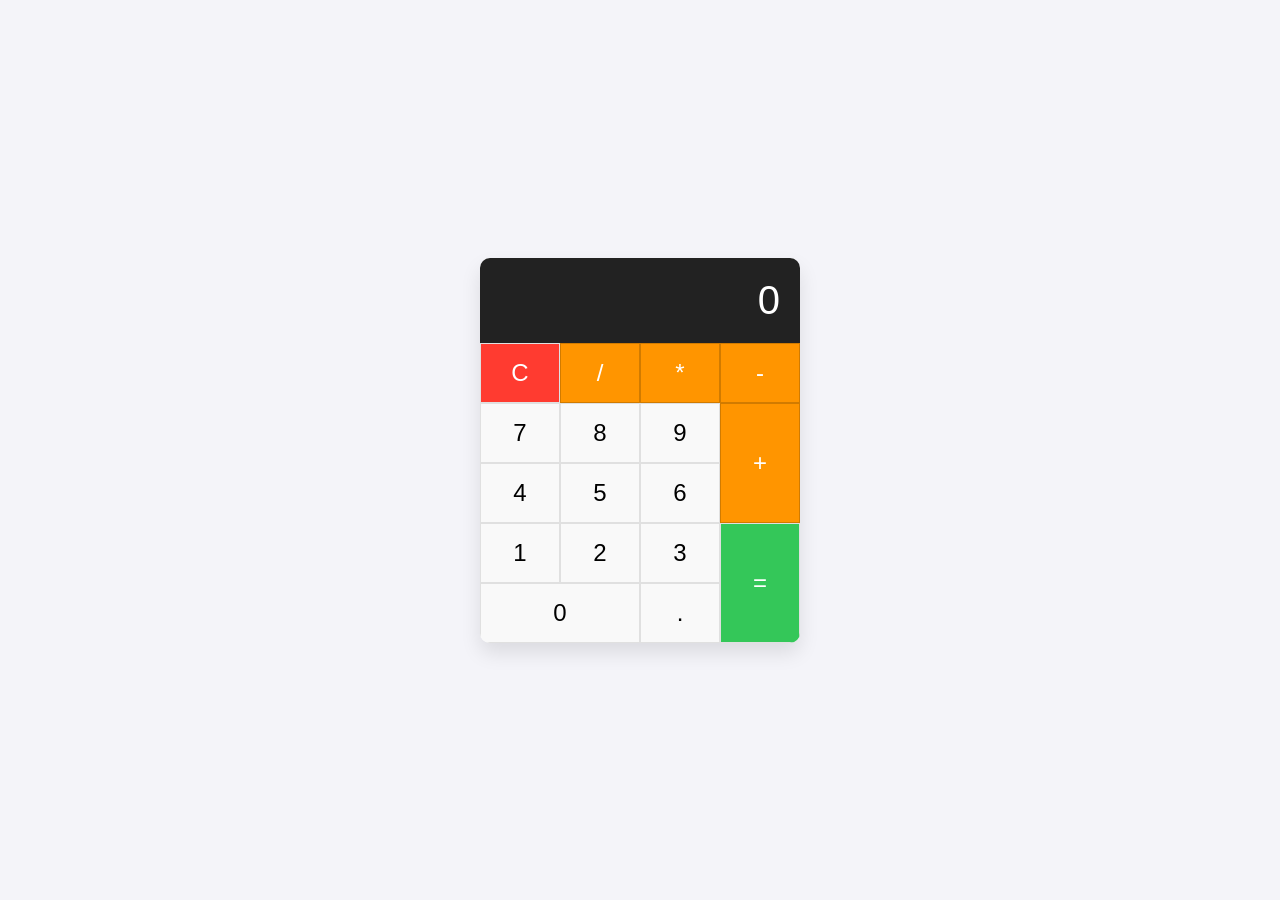
<file: Interactive Calculator/index.html>
<!DOCTYPE html>
<html lang="en">
<head>
    <meta charset="UTF-8">
    <meta name="viewport" content="width=device-width, initial-scale=1.0">
    <title>Interactive Calculator</title>
    <link rel="stylesheet" href="style.css">
</head>
<body>
    <div class="calculator">
        <div class="display" id="display">0</div>
        <div class="buttons">
            <button class="btn btn-clear" id="clear">C</button>
            <button class="btn btn-operator" id="divide">/</button>
            <button class="btn btn-operator" id="multiply">*</button>
            <button class="btn btn-operator" id="subtract">-</button>
            
            <button class="btn btn-number">7</button>
            <button class="btn btn-number">8</button>
            <button class="btn btn-number">9</button>
            <button class="btn btn-operator btn-tall" id="add">+</button>
            
            <button class="btn btn-number">4</button>
            <button class="btn btn-number">5</button>
            <button class="btn btn-number">6</button>
            
            <button class="btn btn-number">1</button>
            <button class="btn btn-number">2</button>
            <button class="btn btn-number">3</button>
            <button class="btn btn-equal btn-tall" id="equals">=</button>
            
            <button class="btn btn-number btn-wide">0</button>
            <button class="btn btn-number" id="decimal">.</button>
        </div>
    </div>
    <script src="script.js"></script>
</body>
</html>
</file>
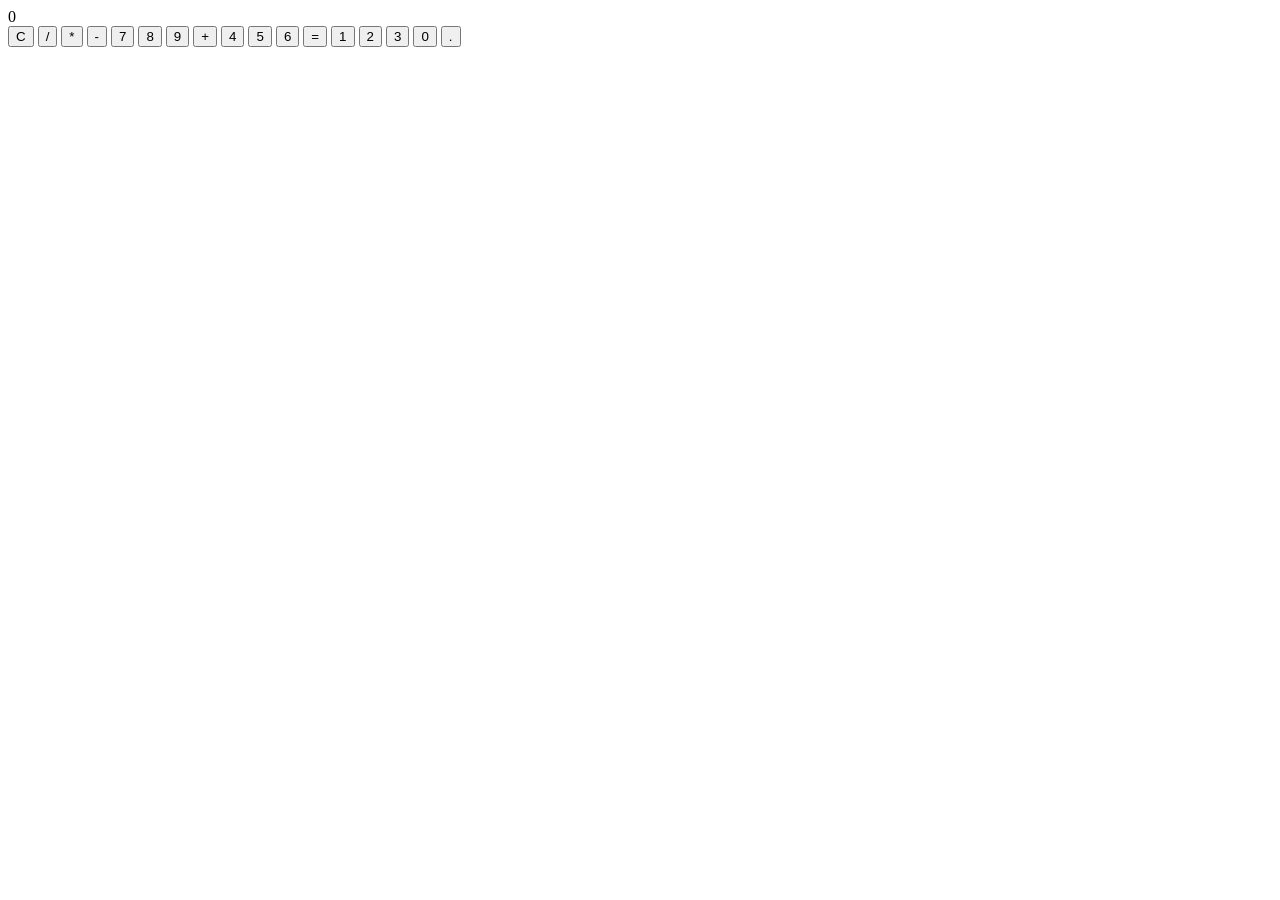
<file: test_script.html>
<!DOCTYPE html>
<html lang="en">
<head>
    <meta charset="UTF-8">
    <title>Test Calculator</title>
</head>
<body>
    <div id="display">0</div>
    <div class="buttons">
        <button class="btn btn-clear">C</button>
        <button class="btn btn-operator">/</button>
        <button class="btn btn-operator">*</button>
        <button class="btn btn-operator">-</button>
        <button class="btn btn-number">7</button>
        <button class="btn btn-number">8</button>
        <button class="btn btn-number">9</button>
        <button class="btn btn-operator">+</button>
        <button class="btn btn-number">4</button>
        <button class="btn btn-number">5</button>
        <button class="btn btn-number">6</button>
        <button class="btn btn-equal">=</button>
        <button class="btn btn-number">1</button>
        <button class="btn btn-number">2</button>
        <button class="btn btn-number">3</button>
        <button class="btn btn-number">0</button>
        <button class="btn btn-number">.</button>
    </div>
    <script src="Interactive Calculator/script.js"></script>
</body>
</html>
</file>
<file: Interactive Calculator/style.css>
body {
    font-family: 'Segoe UI', Tahoma, Geneva, Verdana, sans-serif;
    display: flex;
    justify-content: center;
    align-items: center;
    height: 100vh;
    margin: 0;
    background-color: #f4f4f9;
}

.calculator {
    background-color: #fff;
    border-radius: 10px;
    box-shadow: 0 10px 20px rgba(0, 0, 0, 0.1);
    overflow: hidden;
    width: 320px;
}

.display {
    background-color: #222;
    color: #fff;
    font-size: 2.5rem;
    text-align: right;
    padding: 20px;
    box-sizing: border-box;
    word-wrap: break-word;
    word-break: break-all;
    min-height: 80px;
}

.buttons {
    display: grid;
    grid-template-columns: repeat(4, 1fr);
    grid-auto-rows: minmax(60px, auto);
}

.btn {
    border: 1px solid #e0e0e0;
    background-color: #f9f9f9;
    font-size: 1.5rem;
    cursor: pointer;
    transition: background-color 0.2s, filter 0.2s;
    outline: none;
}

.btn:hover {
    background-color: #eaeaea;
}

.btn:active {
    background-color: #d4d4d4;
}

.btn-operator {
    background-color: #ff9500;
    color: white;
    border-color: #d17b00;
}

.btn-operator:hover {
    background-color: #e08300;
}

.btn-operator:active {
    background-color: #c27100;
}

.btn-clear {
    background-color: #ff3b30;
    color: white;
    grid-column: span 1;
}

.btn-clear:hover {
    background-color: #e0342b;
}

.btn-clear:active {
    background-color: #c22d25;
}

.btn-equal {
    background-color: #34c759;
    color: white;
}

.btn-equal:hover {
    background-color: #2dae4e;
}

.btn-equal:active {
    background-color: #269643;
}

/* Adjustments for a better grid layout */
.buttons {
    grid-template-areas:
        "clear div mult sub"
        "seven eight nine add"
        "four five six add"
        "one two three eq"
        "zero zero dec eq";
}

#clear { grid-area: clear; }
#divide { grid-area: div; }
#multiply { grid-area: mult; }
#subtract { grid-area: sub; }

.buttons > :nth-child(5) { grid-area: seven; }
.buttons > :nth-child(6) { grid-area: eight; }
.buttons > :nth-child(7) { grid-area: nine; }
#add { grid-area: add; }

.buttons > :nth-child(9) { grid-area: four; }
.buttons > :nth-child(10) { grid-area: five; }
.buttons > :nth-child(11) { grid-area: six; }

.buttons > :nth-child(12) { grid-area: one; }
.buttons > :nth-child(13) { grid-area: two; }
.buttons > :nth-child(14) { grid-area: three; }
#equals { grid-area: eq; }

.buttons > :nth-child(16) { grid-area: zero; }
#decimal { grid-area: dec; }
</file>
